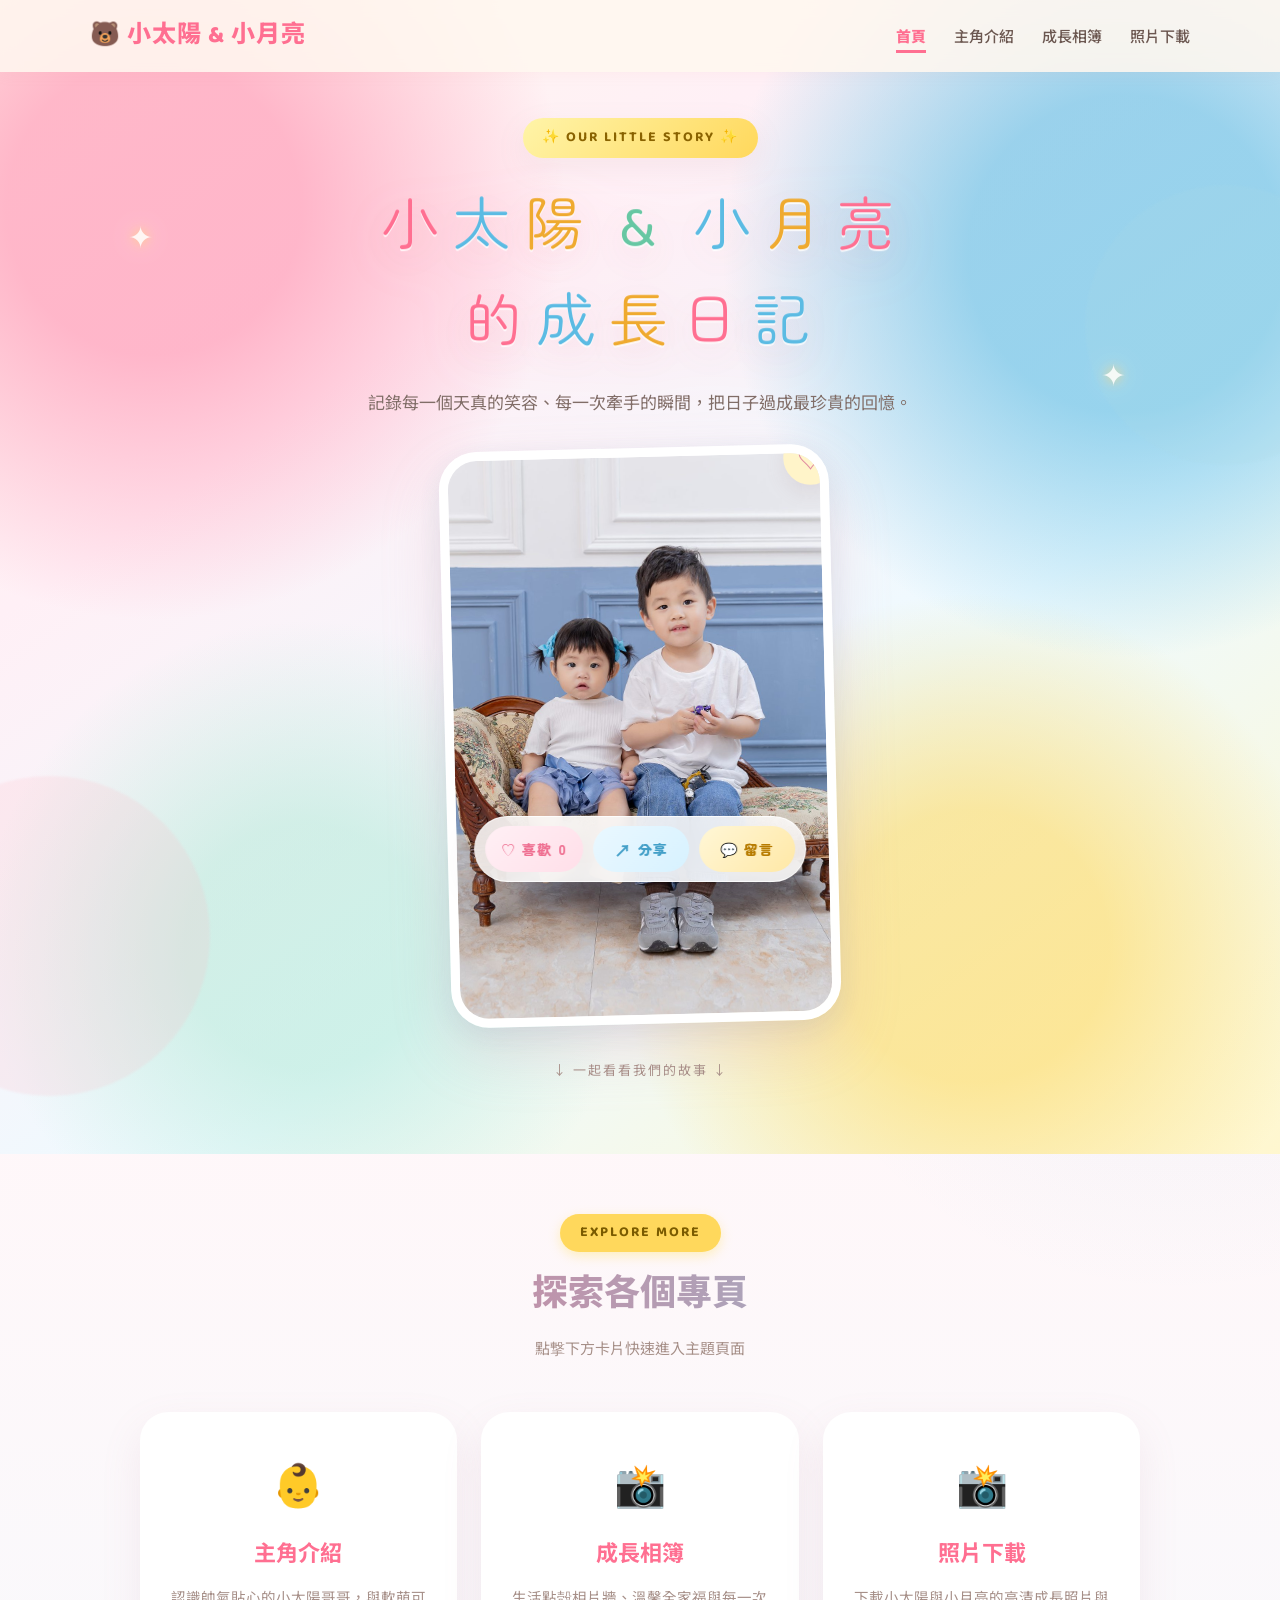
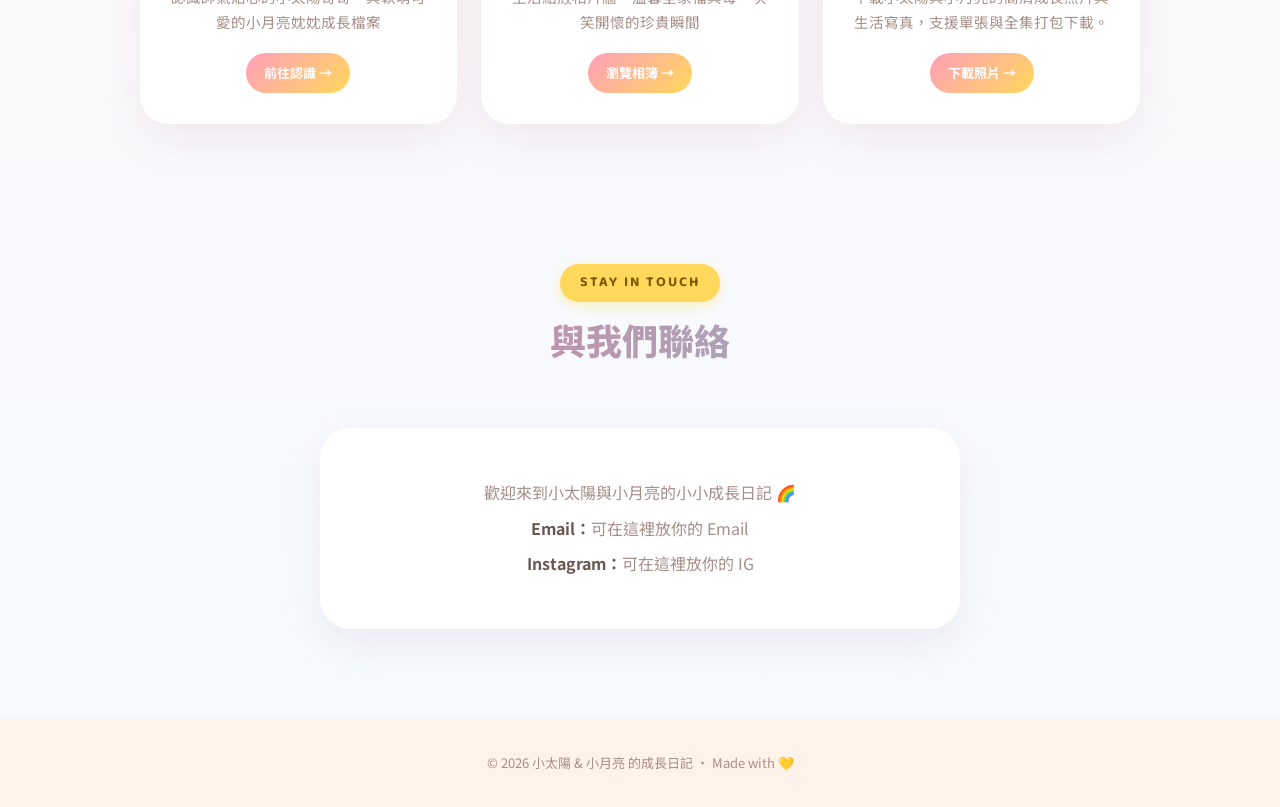
<file: index.html>
﻿<!DOCTYPE html>
<html lang="zh-Hant">
<head>
<meta charset="utf-8"/>
<meta content="width=device-width, initial-scale=1.0" name="viewport"/>
<title>&#x9996;&#x9801; - &#x5C0F;&#x592A;&#x967D; &amp; &#x5C0F;&#x6708;&#x4EAE; &#x7684;&#x6210;&#x9577;&#x65E5;&#x8A18;</title>
<link href="https://fonts.googleapis.com" rel="preconnect"/>
<link href="https://fonts.googleapis.com/css2?family=Baloo+2:wght@500;700;800&amp;family=Noto+Sans+TC:wght@400;500;700&amp;family=Noto+Serif+TC:wght@500;700&amp;family=Zen+Maru+Gothic:wght@500;700;900&amp;display=swap" rel="stylesheet"/>
<link rel="stylesheet" href="style.css"/>
</head>
<body>
<nav>
<div class="brand"><a href="index.html" style="text-decoration:none;color:inherit;display:flex;align-items:center;gap:6px;">&#x1F43B; &#x5C0F;&#x592A;&#x967D; &amp; &#x5C0F;&#x6708;&#x4EAE;</a></div>
<div class="links">
<a href="index.html" class="active">&#x9996;&#x9801;</a>
<a href="about.html" class="">&#x4E3B;&#x89D2;&#x4ECB;&#x7D39;</a>
<a href="gallery.html" class="">&#x6210;&#x9577;&#x76F8;&#x7C3F;</a>
<a href="download.html" class="">&#x7167;&#x7247;&#x4E0B;&#x8F09;</a>
</div>
<a href="download.html" class="nav-download-btn mobile-only">&#x1F4F8; &#x7167;&#x7247;&#x4E0B;&#x8F09;</a>
</nav>
<header class="hero">
<div class="hero-bg"></div>
<div class="hero-inner">
<span class="tag">✨ OUR LITTLE STORY ✨</span>
<h1 aria-label="小太陽 &amp; 小月亮 的成長日記" class="hero-title">
<span class="title-line">
<span class="char" style="--i:0">小</span><span class="char" style="--i:1">太</span><span class="char" style="--i:2">陽</span>
<span class="amp char" style="--i:3">&amp;</span>
<span class="char" style="--i:4">小</span><span class="char" style="--i:5">月</span><span class="char" style="--i:6">亮</span>
</span>
<span class="title-line second">
<span class="char" style="--i:7">的</span><span class="char" style="--i:8">成</span><span class="char" style="--i:9">長</span><span class="char" style="--i:10">日</span><span class="char" style="--i:11">記</span>
</span>
</h1>
<p>記錄每一個天真的笑容、每一次牽手的瞬間，把日子過成最珍貴的回憶。</p>
<div class="hero-photo">
<div class="frame"><img alt="小太陽與小月亮" id="img-siblings" src="[data-uri]"/></div>
</div>
<div class="scroll-cue">↓ 一起看看我們的故事 ↓</div>
</div>
</header>
<section style="padding:60px 7% 40px;max-width:1180px;margin:auto;">
  <div class="section-title">
    <span class="tag">EXPLORE MORE</span>
    <h2>&#x63A2;&#x7D22;&#x5404;&#x500B;&#x5C08;&#x9801;</h2>
    <p>&#x9EDE;&#x6483;&#x4E0B;&#x65B9;&#x5361;&#x7247;&#x5FEB;&#x901F;&#x9032;&#x5165;&#x4E3B;&#x984C;&#x9801;&#x9762;</p>
  </div>
  <div class="home-nav-grid">
    <a href="about.html" class="home-nav-card">
      <div class="card-icon">&#x1F476;</div>
      <h3>&#x4E3B;&#x89D2;&#x4ECB;&#x7D39;</h3>
      <p>&#x8A8D;&#x8B58;&#x5E25;&#x6C23;&#x8CBC;&#x5FC3;&#x7684;&#x5C0F;&#x592A;&#x967D;&#x54E5;&#x54E5;&#xFF0C;&#x8207;&#x8EDF;&#x840C;&#x53EF;&#x611B;&#x7684;&#x5C0F;&#x6708;&#x4EAE;&#x5989;&#x5989;&#x6210;&#x9577;&#x6A94;&#x6848;</p>
      <span class="card-btn">&#x524D;&#x5F80;&#x8A8D;&#x8B58; &rarr;</span>
    </a>
    <a href="gallery.html" class="home-nav-card">
      <div class="card-icon">&#x1F4F8;</div>
      <h3>&#x6210;&#x9577;&#x76F8;&#x7C3F;</h3>
      <p>&#x751F;&#x6D3B;&#x9EDE;&#x6BBB;&#x76F8;&#x7247;&#x7246;&#x3001;&#x6EAB;&#x99A8;&#x5168;&#x5BB6;&#x798F;&#x8207;&#x6BCF;&#x4E00;&#x6B21;&#x7B11;&#x958B;&#x61F7;&#x7684;&#x73CD;&#x8CB4;&#x77AC;&#x9593;</p>
      <span class="card-btn">&#x700F;&#x89BD;&#x76F8;&#x7C3F; &rarr;</span>
    </a>
    <a href="download.html" class="home-nav-card">
      <div class="card-icon">&#x1F4F8;</div>
      <h3>&#x7167;&#x7247;&#x4E0B;&#x8F09;</h3>
      <p>&#x4E0B;&#x8F09;&#x5C0F;&#x592A;&#x967D;&#x8207;&#x5C0F;&#x6708;&#x4EAE;&#x7684;&#x9AD8;&#x6E05;&#x6210;&#x9577;&#x7167;&#x7247;&#x8207;&#x751F;&#x6D3B;&#x5BEB;&#x771F;&#xFF0C;&#x652F;&#x63F4;&#x55AE;&#x5F35;&#x8207;&#x5168;&#x96C6;&#x6253;&#x5305;&#x4E0B;&#x8F09;&#x3002;</p>
      <span class="card-btn">&#x4E0B;&#x8F09;&#x7167;&#x7247; &rarr;</span>
    </a>
  </div>
</section>
<section class="contact" id="contact">
<div class="section-title">
<span class="tag">STAY IN TOUCH</span>
<h2>與我們聯絡</h2>
</div>
<div class="contact-box">
<p>歡迎來到小太陽與小月亮的小小成長日記 🌈</p>
<p><strong>Email：</strong>可在這裡放你的 Email</p>
<p><strong>Instagram：</strong>可在這裡放你的 IG</p>
</div>
</section>
<div aria-label="行動按鈕" class="engagement-actions">
<button aria-label="喜歡" class="action-btn like-btn" id="likeBtn" type="button">
<span>♡</span><span>喜歡</span><span id="likeCount">0</span>
</button>
<button aria-label="分享" class="share-fab" id="shareBtn" type="button">
<span class="share-icon">↗</span><span>分享</span>
</button>
<button aria-label="留言" class="action-btn comment-btn" id="commentBtn" type="button">
<span>💬</span><span>留言</span>
</button>
</div>
<div aria-hidden="true" class="comment-panel" id="commentPanel">
<div aria-labelledby="commentTitle" aria-modal="true" class="comment-dialog" role="dialog">
<h3 id="commentTitle">留下祝福 💛</h3>
<p class="helper">寫下一句想對小太陽 &amp; 小月亮說的話。</p>
<textarea id="commentInput" maxlength="300" placeholder="輸入你的留言…"></textarea>
<div class="comment-tools">
<button class="cancel-comment" id="cancelComment" type="button">取消</button>
<button class="submit-comment" id="submitComment" type="button">送出留言</button>
</div>
<div class="comments-list" id="commentsList"></div>
</div>
</div>
<div aria-live="polite" class="share-toast" id="shareToast" role="status">連結已複製</div>
<footer>© 2026 小太陽 &amp; 小月亮 的成長日記 · Made with 💛</footer>
<script>
(function(){
  const btn = document.getElementById('shareBtn');
  const toast = document.getElementById('shareToast');

  function showToast(message){
    toast.textContent = message;
    toast.classList.add('show');
    clearTimeout(window.__shareToastTimer);
    window.__shareToastTimer = setTimeout(() => {
      toast.classList.remove('show');
    }, 1800);
  }

  btn.addEventListener('click', async () => {
    const shareData = {
      title: '小太陽 & 小月亮 的成長日記',
      text: '一起看看小太陽 & 小月亮的成長日記 ♡',
      url: window.location.href
    };

    try{
      if(navigator.share){
        await navigator.share(shareData);
      }else if(navigator.clipboard){
        await navigator.clipboard.writeText(window.location.href);
        showToast('連結已複製');
      }else{
        const input = document.createElement('input');
        input.value = window.location.href;
        document.body.appendChild(input);
        input.select();
        document.execCommand('copy');
        input.remove();
        showToast('連結已複製');
      }
    }catch(err){
      if(err && err.name !== 'AbortError'){
        showToast('可複製網址後分享');
      }
    }
  });
})();
</script>
<script>
(function(){
  const likeBtn = document.getElementById('likeBtn');
  const likeCount = document.getElementById('likeCount');
  const commentBtn = document.getElementById('commentBtn');
  const panel = document.getElementById('commentPanel');
  const input = document.getElementById('commentInput');
  const cancelBtn = document.getElementById('cancelComment');
  const submitBtn = document.getElementById('submitComment');
  const list = document.getElementById('commentsList');

  let liked = localStorage.getItem('kidsSiteLiked') === '1';
  let count = Number(localStorage.getItem('kidsSiteLikeCount') || 0);
  let comments = [];
  try{
    comments = JSON.parse(localStorage.getItem('kidsSiteComments') || '[]');
  }catch(e){ comments = []; }

  function renderLike(){
    likeCount.textContent = count;
    likeBtn.classList.toggle('liked', liked);
    const icon = likeBtn.querySelector('span:first-child');
    if(icon) icon.textContent = liked ? '♥' : '♡';
  }

  function renderComments(){
    list.innerHTML = '';
    comments.slice().reverse().forEach(item => {
      const card = document.createElement('div');
      card.className = 'comment-item';

      const meta = document.createElement('div');
      meta.className = 'meta';
      meta.textContent = item.time;

      const text = document.createElement('div');
      text.className = 'text';
      text.textContent = item.text;

      card.appendChild(meta);
      card.appendChild(text);
      list.appendChild(card);
    });
  }

  likeBtn.addEventListener('click', () => {
    liked = !liked;
    count = Math.max(0, count + (liked ? 1 : -1));
    localStorage.setItem('kidsSiteLiked', liked ? '1' : '0');
    localStorage.setItem('kidsSiteLikeCount', String(count));
    renderLike();
  });

  function openPanel(){
    panel.classList.add('open');
    panel.setAttribute('aria-hidden','false');
    renderComments();
    setTimeout(() => input.focus(), 100);
  }
  function closePanel(){
    panel.classList.remove('open');
    panel.setAttribute('aria-hidden','true');
  }

  commentBtn.addEventListener('click', openPanel);
  cancelBtn.addEventListener('click', closePanel);
  panel.addEventListener('click', e => {
    if(e.target === panel) closePanel();
  });

  submitBtn.addEventListener('click', () => {
    const text = input.value.trim();
    if(!text) return;
    comments.push({
      text,
      time:new Date().toLocaleString('zh-TW', {
        year:'numeric', month:'2-digit', day:'2-digit',
        hour:'2-digit', minute:'2-digit'
      })
    });
    localStorage.setItem('kidsSiteComments', JSON.stringify(comments));
    input.value = '';
    renderComments();
  });

  renderLike();
})();
</script>
</body>
</html>
<!-- M2-2²�� -->
</file>
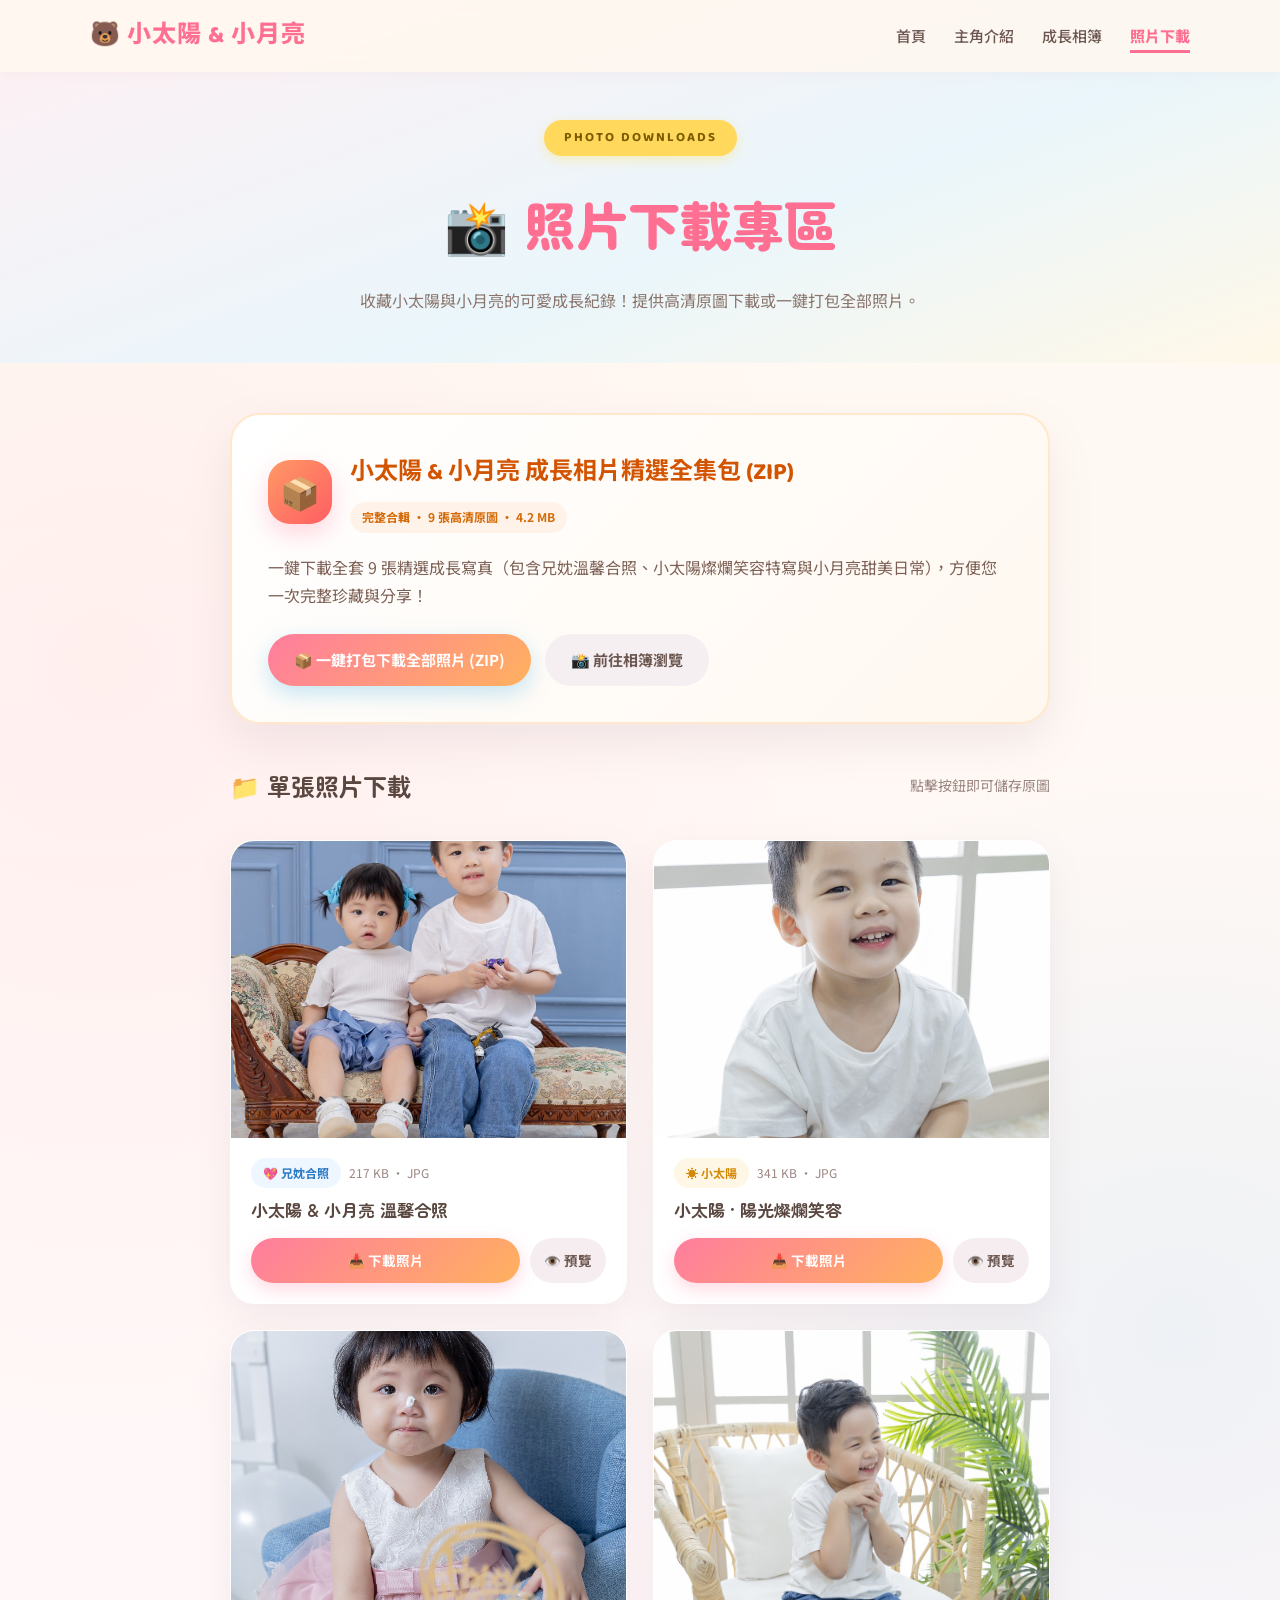
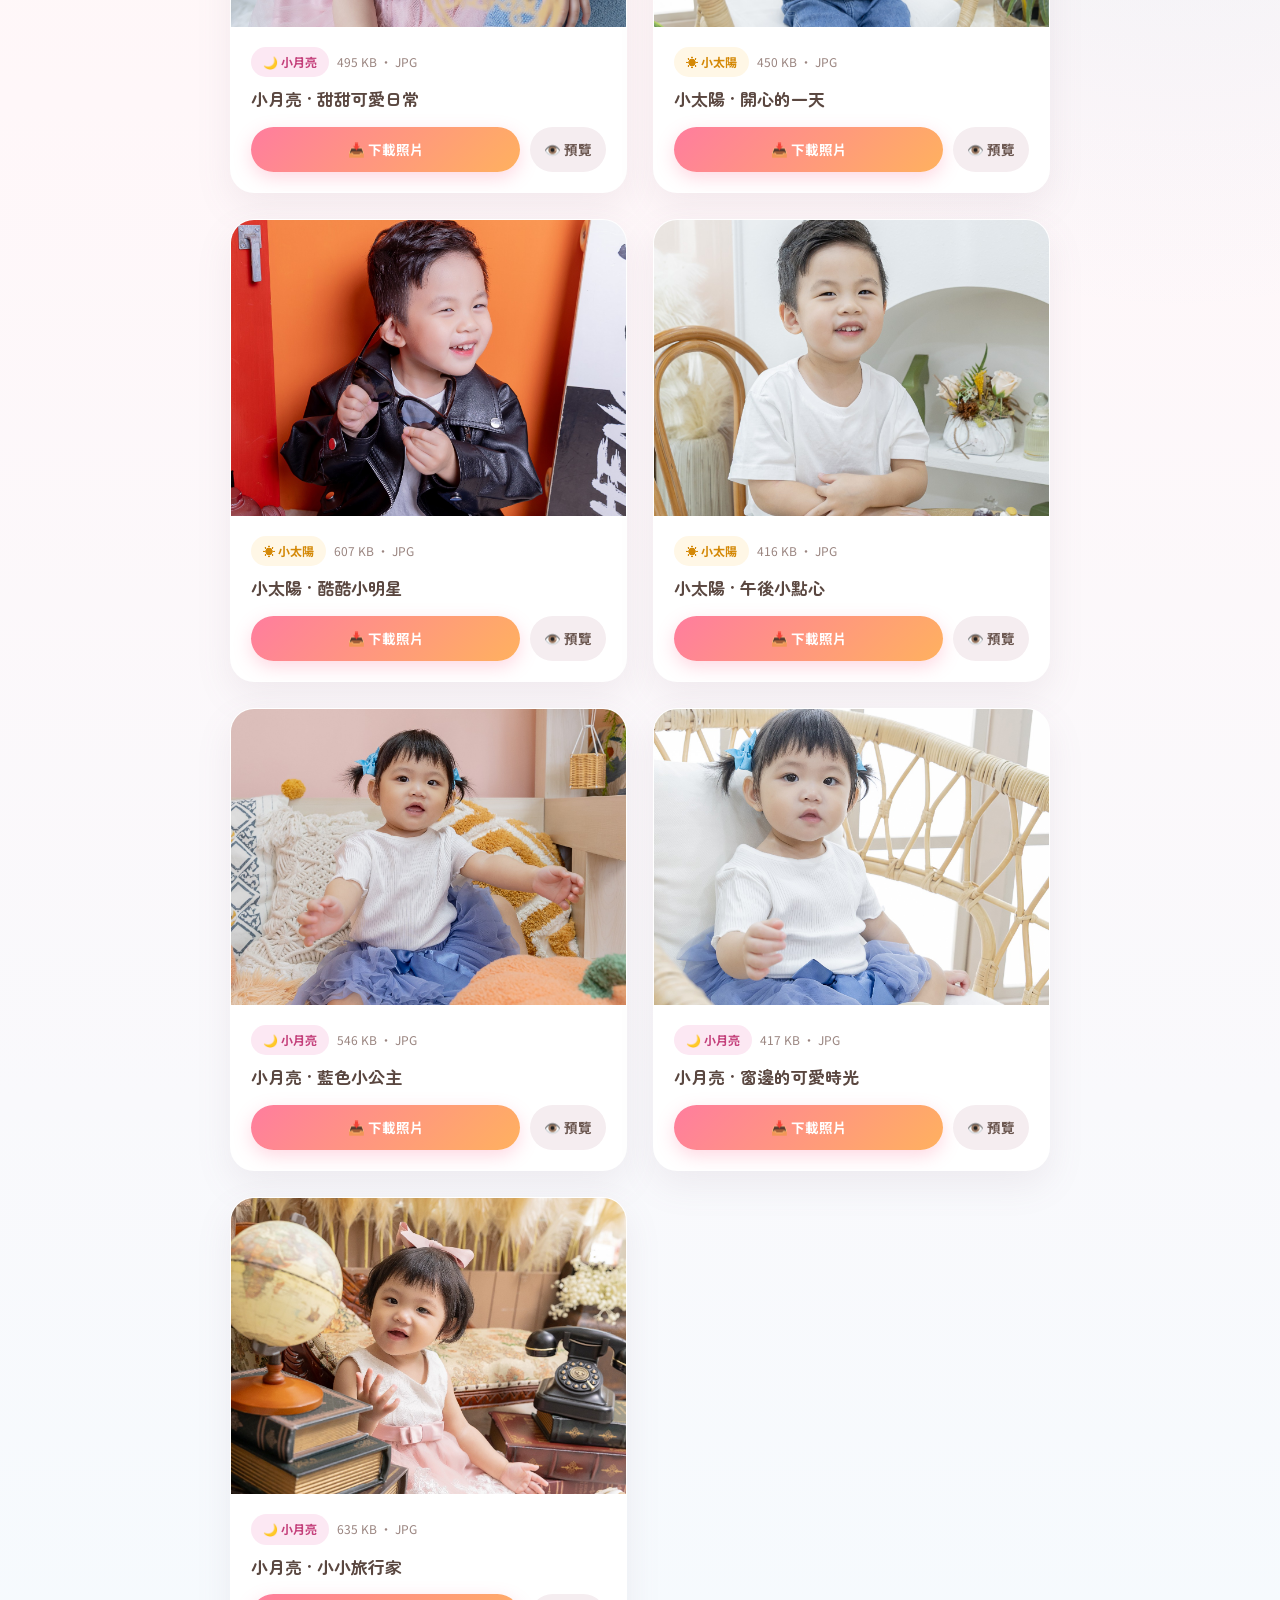
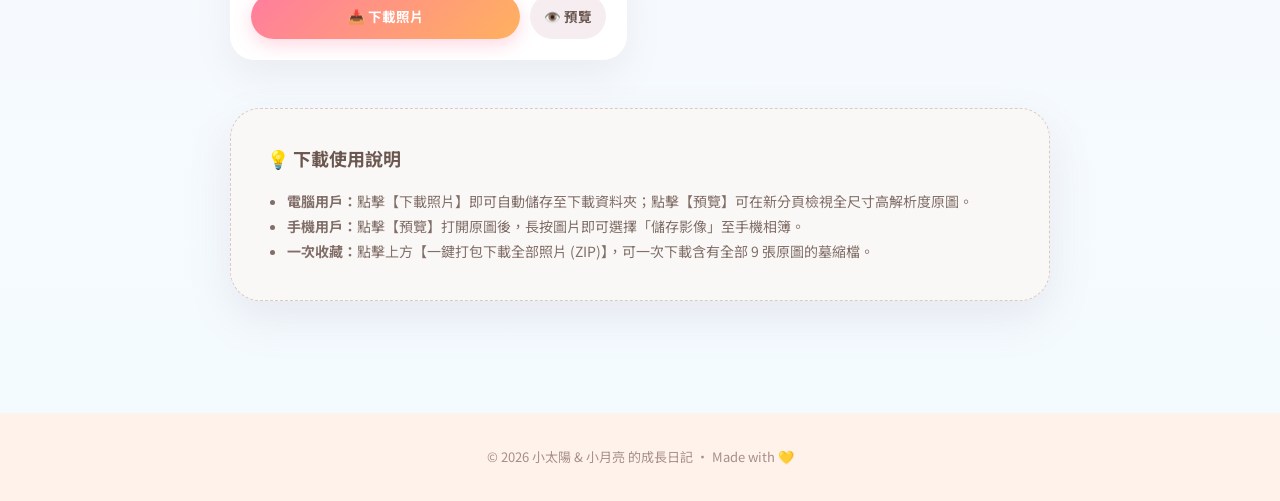
<file: download.html>
﻿<!DOCTYPE html>
<html lang="zh-Hant">
<head>
<meta charset="utf-8"/>
<meta content="width=device-width, initial-scale=1.0" name="viewport"/>
<title>&#x7167;&#x7247;&#x4E0B;&#x8F09; - &#x5C0F;&#x592A;&#x967D; &amp; &#x5C0F;&#x6708;&#x4EAE; &#x7684;&#x6210;&#x9577;&#x65E5;&#x8A18;</title>
<link href="https://fonts.googleapis.com" rel="preconnect"/>
<link href="https://fonts.googleapis.com/css2?family=Baloo+2:wght@500;700;800&amp;family=Noto+Sans+TC:wght@400;500;700&amp;family=Noto+Serif+TC:wght@500;700&amp;family=Zen+Maru+Gothic:wght@500;700;900&amp;display=swap" rel="stylesheet"/>
<link rel="stylesheet" href="style.css"/>
</head>
<body>
<nav>
<div class="brand"><a href="index.html" style="text-decoration:none;color:inherit;display:flex;align-items:center;gap:6px;">&#x1F43B; &#x5C0F;&#x592A;&#x967D; &amp; &#x5C0F;&#x6708;&#x4EAE;</a></div>
<div class="links">
<a href="index.html" class="">&#x9996;&#x9801;</a>
<a href="about.html" class="">&#x4E3B;&#x89D2;&#x4ECB;&#x7D39;</a>
<a href="gallery.html" class="">&#x6210;&#x9577;&#x76F8;&#x7C3F;</a>
<a href="download.html" class="active">&#x7167;&#x7247;&#x4E0B;&#x8F09;</a>
</div>
<a href="download.html" class="nav-download-btn mobile-only">&#x1F4F8; &#x7167;&#x7247;&#x4E0B;&#x8F09;</a>
</nav>

<header class="page-banner">
  <span class="tag">PHOTO DOWNLOADS</span>
  <h1>&#x1F4F8; &#x7167;&#x7247;&#x4E0B;&#x8F09;&#x5C08;&#x5340;</h1>
  <p>&#x6536;&#x85CF;&#x5C0F;&#x592A;&#x967D;&#x8207;&#x5C0F;&#x6708;&#x4EAE;&#x7684;&#x53EF;&#x611B;&#x6210;&#x9577;&#x7D00;&#x9304;&#xFF01;&#x63D0;&#x4F9B;&#x9AD8;&#x6E05;&#x539F;&#x5716;&#x4E0B;&#x8F09;&#x6216;&#x4E00;&#x9375;&#x6253;&#x5305;&#x5168;&#x90E8;&#x7167;&#x7247;&#x3002;</p>
</header>

<section class="download-section">

  <!-- Pack Download Card -->
  <div class="dl-card" style="background:linear-gradient(135deg,#ffffff,#fff8f0);border:2px solid #ffe8cc;">
    <div class="dl-card-header">
      <div class="dl-card-icon" style="background:linear-gradient(135deg,#ff9966,#ff5e62);">&#x1F4E6;</div>
      <div class="dl-card-title">
        <h3 style="color:#d35400;">&#x5C0F;&#x592A;&#x967D; &amp; &#x5C0F;&#x6708;&#x4EAE; &#x6210;&#x9577;&#x76F8;&#x7247;&#x7CBE;&#x9078;&#x5168;&#x96C6;&#x5305; (ZIP)</h3>
        <span class="badge" style="background:#fff2e8;color:#d46b08;">&#x5B8C;&#x6574;&#x5408;&#x8F2F; &middot; 9 &#x5F35;&#x9AD8;&#x6E05;&#x539F;&#x5716; &middot; 4.2 MB</span>
      </div>
    </div>
    <p style="color:#7d6055;line-height:1.8;margin:0 0 20px;">
      &#x4E00;&#x9375;&#x4E0B;&#x8F09;&#x5168;&#x5957; 9 &#x5F35;&#x7CBE;&#x9078;&#x6210;&#x9577;&#x5BEB;&#x771F;&#xFF08;&#x5305;&#x542B;&#x5144;&#x5989;&#x6EAB;&#x99A8;&#x5408;&#x7167;&#x3001;&#x5C0F;&#x592A;&#x967D;&#x71E6;&#x721B;&#x7B11;&#x5BB9;&#x7279;&#x5BEB;&#x8207;&#x5C0F;&#x6708;&#x4EAE;&#x751C;&#x7F8E;&#x65E5;&#x5E38;&#xFF09;&#xFF0C;&#x65B9;&#x4FBF;&#x60A8;&#x4E00;&#x6B21;&#x5B8C;&#x6574;&#x73CD;&#x85CF;&#x8207;&#x5206;&#x4EAB;&#xFF01;
    </p>
    <div class="dl-actions">
      <a href="photos/all_photos.zip" download="&#x5C0F;&#x592A;&#x967D;&#x8207;&#x5C0F;&#x6708;&#x4EAE;_&#x6210;&#x9577;&#x76F8;&#x7247;&#x5168;&#x96C6;.zip" class="dl-btn dl-btn-primary" style="background:linear-gradient(135deg,#ff7d9e,#ffb15f);">
        <span>&#x1F4E6; &#x4E00;&#x9375;&#x6253;&#x5305;&#x4E0B;&#x8F09;&#x5168;&#x90E8;&#x7167;&#x7247; (ZIP)</span>
      </a>
      <a href="gallery.html" class="dl-btn dl-btn-secondary">
        <span>&#x1F4F8; &#x524D;&#x5F80;&#x76F8;&#x7C3F;&#x700F;&#x89BD;</span>
      </a>
    </div>
  </div>

  <!-- Individual Photos Grid -->
  <div style="display:flex;align-items:center;justify-content:space-between;margin:40px 0 16px;">
    <h2 style="font-family:'Zen Maru Gothic','Noto Sans TC',sans-serif;font-size:24px;color:#5a4740;margin:0;">
      &#x1F4C1; &#x55AE;&#x5F35;&#x7167;&#x7247;&#x4E0B;&#x8F09;
    </h2>
    <span style="color:#9a8580;font-size:14px;">&#x9EDE;&#x64CA;&#x6309;&#x9215;&#x5373;&#x53EF;&#x5132;&#x5B58;&#x539F;&#x5716;</span>
  </div>

  <div class="photo-dl-grid">

    <!-- Card: Hero -->
    <div class="photo-dl-card">
      <div class="photo-dl-thumb">
        <img src="photos/photo_hero.jpg" alt="撠云?質?撠?鈭??此皞恍成?" loading="lazy"/>
      </div>
      <div class="photo-dl-body">
        <div>
          <div class="photo-dl-badge-wrap">
            <span class="photo-badge badge-family">&#x1F496; &#x5144;&#x5989;&#x5408;&#x7167;</span>
            <span class="photo-size-tag">217 KB &middot; JPG</span>
          </div>
          <h4>&#x5C0F;&#x592A;&#x967D; &amp; &#x5C0F;&#x6708;&#x4EAE; &#x6EAB;&#x99A8;&#x5408;&#x7167;</h4>
        </div>
        <div class="photo-dl-actions">
          <a href="photos/photo_hero.jpg" download="&#x5C0F;&#x592A;&#x967D;&#x8207;&#x5C0F;&#x6708;&#x4EAE;_&#x6EAB;&#x99A8;&#x5408;&#x7167;.jpg" class="btn-photo-dl">
            <span>&#x1F4E5; &#x4E0B;&#x8F09;&#x7167;&#x7247;</span>
          </a>
          <a href="photos/photo_hero.jpg" target="_blank" class="btn-photo-view" title="?亦?憭批?">&#x1F441;&#xFE0F; &#x9810;&#x89BD;</a>
        </div>
      </div>
    </div>

    <!-- Card 1 -->
    <div class="photo-dl-card">
      <div class="photo-dl-thumb">
        <img src="photos/photo_01.jpg" alt="撠云???賢?蝚捆" loading="lazy"/>
      </div>
      <div class="photo-dl-body">
        <div>
          <div class="photo-dl-badge-wrap">
            <span class="photo-badge badge-sun">&#x2600;&#xFE0F; &#x5C0F;&#x592A;&#x967D;</span>
            <span class="photo-size-tag">341 KB &middot; JPG</span>
          </div>
          <h4>&#x5C0F;&#x592A;&#x967D; &middot; &#x967D;&#x5149;&#x71E6;&#x721B;&#x7B11;&#x5BB9;</h4>
        </div>
        <div class="photo-dl-actions">
          <a href="photos/photo_01.jpg" download="&#x5C0F;&#x592A;&#x967D;_&#x967D;&#x5149;&#x71E6;&#x721B;&#x7B11;&#x5BB9;.jpg" class="btn-photo-dl">
            <span>&#x1F4E5; &#x4E0B;&#x8F09;&#x7167;&#x7247;</span>
          </a>
          <a href="photos/photo_01.jpg" target="_blank" class="btn-photo-view" title="?亦?憭批?">&#x1F441;&#xFE0F; &#x9810;&#x89BD;</a>
        </div>
      </div>
    </div>

    <!-- Card 2 -->
    <div class="photo-dl-card">
      <div class="photo-dl-thumb">
        <img src="photos/photo_02.jpg" alt="撠?鈭????亙虜" loading="lazy"/>
      </div>
      <div class="photo-dl-body">
        <div>
          <div class="photo-dl-badge-wrap">
            <span class="photo-badge badge-moon">&#x1F319; &#x5C0F;&#x6708;&#x4EAE;</span>
            <span class="photo-size-tag">495 KB &middot; JPG</span>
          </div>
          <h4>&#x5C0F;&#x6708;&#x4EAE; &middot; &#x751C;&#x751C;&#x53EF;&#x611B;&#x65E5;&#x5E38;</h4>
        </div>
        <div class="photo-dl-actions">
          <a href="photos/photo_02.jpg" download="&#x5C0F;&#x6708;&#x4EAE;_&#x751C;&#x751C;&#x53EF;&#x611B;&#x65E5;&#x5E38;.jpg" class="btn-photo-dl">
            <span>&#x1F4E5; &#x4E0B;&#x8F09;&#x7167;&#x7247;</span>
          </a>
          <a href="photos/photo_02.jpg" target="_blank" class="btn-photo-view" title="?亦?憭批?">&#x1F441;&#xFE0F; &#x9810;&#x89BD;</a>
        </div>
      </div>
    </div>

    <!-- Card 3 -->
    <div class="photo-dl-card">
      <div class="photo-dl-thumb">
        <img src="photos/photo_03.jpg" alt="撠云??????憭? loading="lazy"/>
      </div>
      <div class="photo-dl-body">
        <div>
          <div class="photo-dl-badge-wrap">
            <span class="photo-badge badge-sun">&#x2600;&#xFE0F; &#x5C0F;&#x592A;&#x967D;</span>
            <span class="photo-size-tag">450 KB &middot; JPG</span>
          </div>
          <h4>&#x5C0F;&#x592A;&#x967D; &middot; &#x958B;&#x5FC3;&#x7684;&#x4E00;&#x5929;</h4>
        </div>
        <div class="photo-dl-actions">
          <a href="photos/photo_03.jpg" download="&#x5C0F;&#x592A;&#x967D;_&#x958B;&#x5FC3;&#x7684;&#x4E00;&#x5929;.jpg" class="btn-photo-dl">
            <span>&#x1F4E5; &#x4E0B;&#x8F09;&#x7167;&#x7247;</span>
          </a>
          <a href="photos/photo_03.jpg" target="_blank" class="btn-photo-view" title="?亦?憭批?">&#x1F441;&#xFE0F; &#x9810;&#x89BD;</a>
        </div>
      </div>
    </div>

    <!-- Card 4 -->
    <div class="photo-dl-card">
      <div class="photo-dl-thumb">
        <img src="photos/photo_04.jpg" alt="撠云???琿撠??? loading="lazy"/>
      </div>
      <div class="photo-dl-body">
        <div>
          <div class="photo-dl-badge-wrap">
            <span class="photo-badge badge-sun">&#x2600;&#xFE0F; &#x5C0F;&#x592A;&#x967D;</span>
            <span class="photo-size-tag">607 KB &middot; JPG</span>
          </div>
          <h4>&#x5C0F;&#x592A;&#x967D; &middot; &#x9177;&#x9177;&#x5C0F;&#x660E;&#x661F;</h4>
        </div>
        <div class="photo-dl-actions">
          <a href="photos/photo_04.jpg" download="&#x5C0F;&#x592A;&#x967D;_&#x9177;&#x9177;&#x5C0F;&#x660E;&#x661F;.jpg" class="btn-photo-dl">
            <span>&#x1F4E5; &#x4E0B;&#x8F09;&#x7167;&#x7247;</span>
          </a>
          <a href="photos/photo_04.jpg" target="_blank" class="btn-photo-view" title="?亦?憭批?">&#x1F441;&#xFE0F; &#x9810;&#x89BD;</a>
        </div>
      </div>
    </div>

    <!-- Card 5 -->
    <div class="photo-dl-card">
      <div class="photo-dl-thumb">
        <img src="photos/photo_05.jpg" alt="撠云????撠?敹? loading="lazy"/>
      </div>
      <div class="photo-dl-body">
        <div>
          <div class="photo-dl-badge-wrap">
            <span class="photo-badge badge-sun">&#x2600;&#xFE0F; &#x5C0F;&#x592A;&#x967D;</span>
            <span class="photo-size-tag">416 KB &middot; JPG</span>
          </div>
          <h4>&#x5C0F;&#x592A;&#x967D; &middot; &#x5348;&#x5F8C;&#x5C0F;&#x9EDE;&#x5FC3;</h4>
        </div>
        <div class="photo-dl-actions">
          <a href="photos/photo_05.jpg" download="&#x5C0F;&#x592A;&#x967D;_&#x5348;&#x5F8C;&#x5C0F;&#x9EDE;&#x5FC3;.jpg" class="btn-photo-dl">
            <span>&#x1F4E5; &#x4E0B;&#x8F09;&#x7167;&#x7247;</span>
          </a>
          <a href="photos/photo_05.jpg" target="_blank" class="btn-photo-view" title="?亦?憭批?">&#x1F441;&#xFE0F; &#x9810;&#x89BD;</a>
        </div>
      </div>
    </div>

    <!-- Card 6 -->
    <div class="photo-dl-card">
      <div class="photo-dl-thumb">
        <img src="photos/photo_06.jpg" alt="撠?鈭??撠銝? loading="lazy"/>
      </div>
      <div class="photo-dl-body">
        <div>
          <div class="photo-dl-badge-wrap">
            <span class="photo-badge badge-moon">&#x1F319; &#x5C0F;&#x6708;&#x4EAE;</span>
            <span class="photo-size-tag">546 KB &middot; JPG</span>
          </div>
          <h4>&#x5C0F;&#x6708;&#x4EAE; &middot; &#x85CD;&#x8272;&#x5C0F;&#x516C;&#x4E3B;</h4>
        </div>
        <div class="photo-dl-actions">
          <a href="photos/photo_06.jpg" download="&#x5C0F;&#x6708;&#x4EAE;_&#x85CD;&#x8272;&#x5C0F;&#x516C;&#x4E3B;.jpg" class="btn-photo-dl">
            <span>&#x1F4E5; &#x4E0B;&#x8F09;&#x7167;&#x7247;</span>
          </a>
          <a href="photos/photo_06.jpg" target="_blank" class="btn-photo-view" title="?亦?憭批?">&#x1F441;&#xFE0F; &#x9810;&#x89BD;</a>
        </div>
      </div>
    </div>

    <!-- Card 7 -->
    <div class="photo-dl-card">
      <div class="photo-dl-thumb">
        <img src="photos/photo_07.jpg" alt="撠?鈭?蝒?????? loading="lazy"/>
      </div>
      <div class="photo-dl-body">
        <div>
          <div class="photo-dl-badge-wrap">
            <span class="photo-badge badge-moon">&#x1F319; &#x5C0F;&#x6708;&#x4EAE;</span>
            <span class="photo-size-tag">417 KB &middot; JPG</span>
          </div>
          <h4>&#x5C0F;&#x6708;&#x4EAE; &middot; &#x7A97;&#x908A;&#x7684;&#x53EF;&#x611B;&#x6642;&#x5149;</h4>
        </div>
        <div class="photo-dl-actions">
          <a href="photos/photo_07.jpg" download="&#x5C0F;&#x6708;&#x4EAE;_&#x7A97;&#x908A;&#x53EF;&#x611B;&#x6642;&#x5149;.jpg" class="btn-photo-dl">
            <span>&#x1F4E5; &#x4E0B;&#x8F09;&#x7167;&#x7247;</span>
          </a>
          <a href="photos/photo_07.jpg" target="_blank" class="btn-photo-view" title="?亦?憭批?">&#x1F441;&#xFE0F; &#x9810;&#x89BD;</a>
        </div>
      </div>
    </div>

    <!-- Card 8 -->
    <div class="photo-dl-card">
      <div class="photo-dl-thumb">
        <img src="photos/photo_08.jpg" alt="撠?鈭?撠???摰? loading="lazy"/>
      </div>
      <div class="photo-dl-body">
        <div>
          <div class="photo-dl-badge-wrap">
            <span class="photo-badge badge-moon">&#x1F319; &#x5C0F;&#x6708;&#x4EAE;</span>
            <span class="photo-size-tag">635 KB &middot; JPG</span>
          </div>
          <h4>&#x5C0F;&#x6708;&#x4EAE; &middot; &#x5C0F;&#x5C0F;&#x65C5;&#x884C;&#x5BB6;</h4>
        </div>
        <div class="photo-dl-actions">
          <a href="photos/photo_08.jpg" download="&#x5C0F;&#x6708;&#x4EAE;_&#x5C0F;&#x5C0F;&#x65C5;&#x884C;&#x5BB6;.jpg" class="btn-photo-dl">
            <span>&#x1F4E5; &#x4E0B;&#x8F09;&#x7167;&#x7247;</span>
          </a>
          <a href="photos/photo_08.jpg" target="_blank" class="btn-photo-view" title="?亦?憭批?">&#x1F441;&#xFE0F; &#x9810;&#x89BD;</a>
        </div>
      </div>
    </div>

  </div>

  <!-- Download Tips Card -->
  <div class="dl-card" style="background:#faf8f6;border:1px dashed #d9cbc4;">
    <h3 style="font-size:18px;color:#6b5750;margin:0 0 10px;">&#x1F4A1; &#x4E0B;&#x8F09;&#x4F7F;&#x7528;&#x8AAA;&#x660E;</h3>
    <ul style="margin:0;padding-left:20px;color:#816e68;line-height:1.8;font-size:14px;">
      <li><strong>&#x96FB;&#x8166;&#x7528;&#x6236;&#xFF1A;</strong>&#x9EDE;&#x64CA;&#x3010;&#x4E0B;&#x8F09;&#x7167;&#x7247;&#x3011;&#x5373;&#x53EF;&#x81EA;&#x52D5;&#x5132;&#x5B58;&#x81F3;&#x4E0B;&#x8F09;&#x8CC7;&#x6599;&#x593E;&#xFF1B;&#x9EDE;&#x64CA;&#x3010;&#x9810;&#x89BD;&#x3011;&#x53EF;&#x5728;&#x65B0;&#x5206;&#x9801;&#x6AA2;&#x8996;&#x5168;&#x5C3A;&#x5BF8;&#x9AD8;&#x89E3;&#x6790;&#x5EA6;&#x539F;&#x5716;&#x3002;</li>
      <li><strong>&#x624B;&#x6A5F;&#x7528;&#x6236;&#xFF1A;</strong>&#x9EDE;&#x64CA;&#x3010;&#x9810;&#x89BD;&#x3011;&#x6253;&#x958B;&#x539F;&#x5716;&#x5F8C;&#xFF0C;&#x9577;&#x6309;&#x5716;&#x7247;&#x5373;&#x53EF;&#x9078;&#x64C7;&#x300C;&#x5132;&#x5B58;&#x5F71;&#x50CF;&#x300D;&#x81F3;&#x624B;&#x6A5F;&#x76F8;&#x7C3F;&#x3002;</li>
      <li><strong>&#x4E00;&#x6B21;&#x6536;&#x85CF;&#xFF1A;</strong>&#x9EDE;&#x64CA;&#x4E0A;&#x65B9;&#x3010;&#x4E00;&#x9375;&#x6253;&#x5305;&#x4E0B;&#x8F09;&#x5168;&#x90E8;&#x7167;&#x7247; (ZIP)&#x3011;&#xFF0C;&#x53EF;&#x4E00;&#x6B21;&#x4E0B;&#x8F09;&#x542B;&#x6709;&#x5168;&#x90E8; 9 &#x5F35;&#x539F;&#x5716;&#x7684;&#x5893;&#x7E2E;&#x6A94;&#x3002;</li>
    </ul>
  </div>

</section>

<footer>&copy; 2026 &#x5C0F;&#x592A;&#x967D; &amp; &#x5C0F;&#x6708;&#x4EAE; &#x7684;&#x6210;&#x9577;&#x65E5;&#x8A18; &middot; Made with &#x1F49B;</footer>
</body>
</html>
</file>
<file: style.css>
﻿:root{
  --pink:#ff9fba;
  --pink-deep:#ff6f91;
  --blue:#9edcf3;
  --blue-deep:#5bbbe3;
  --cream:#fff8e9;
  --paper:#ffffff;
  --yellow:#ffd85c;
  --text:#6b5750;
  --muted:#a68f88;
  --brown:#8d6e63;
}
*{box-sizing:border-box}
body{margin:0;background:var(--cream);color:var(--text);font-family:"Noto Sans TC","Microsoft JhengHei",sans-serif;line-height:1.85;overflow-x:hidden}
h1,h2,h3,.brand,.tag{font-family:"Baloo 2","Noto Sans TC",sans-serif}

/* decorative blobs */
.blob{position:absolute;border-radius:50%;filter:blur(2px);opacity:.5;z-index:0}

nav{position:fixed;top:0;width:100%;z-index:50;background:rgba(255,248,240,.88);backdrop-filter:blur(10px);display:flex;justify-content:space-between;align-items:center;padding:14px 7%;box-shadow:0 2px 14px rgba(210,150,150,.08)}
.brand{font-size:24px;font-weight:800;color:var(--pink-deep);letter-spacing:1px;display:flex;align-items:center;gap:6px}
nav .links a{color:var(--text);text-decoration:none;margin-left:24px;font-size:15px;font-weight:500;transition:color .2s}
nav .links a:hover{color:var(--pink-deep)}
.nav-download-btn{display:inline-flex;align-items:center;gap:6px;background:linear-gradient(135deg,#ff7d9e,#ffb15f);color:#fff!important;padding:7px 16px;border-radius:999px;font-size:13.5px!important;font-weight:700!important;text-decoration:none;box-shadow:0 4px 14px rgba(255,125,158,.35);transition:transform .2s ease,box-shadow .2s ease;margin-left:14px}
.nav-download-btn:hover{transform:translateY(-2px);box-shadow:0 6px 18px rgba(255,125,158,.5);color:#fff!important}
.nav-download-btn.mobile-only{display:none}



@media(max-width:900px){.nav-download-btn.mobile-only{display:inline-flex;padding:6px 12px;font-size:12px!important;margin-left:auto}}

.hero{position:relative;min-height:100vh;display:flex;align-items:center;justify-content:center;text-align:center;overflow:hidden;padding:100px 20px 60px}
.hero-bg{position:absolute;inset:0;background:linear-gradient(160deg,#fff0f3,#eaf6fb 60%,#fff8e8)}
.hero-inner{position:relative;z-index:2;max-width:720px}
.tag{display:inline-block;background:var(--yellow);color:#7a5b00;padding:6px 20px;border-radius:30px;font-weight:700;font-size:14px;letter-spacing:2px;margin-bottom:18px;box-shadow:0 4px 12px rgba(255,224,102,.4)}
.hero h1{font-size:56px;color:var(--pink-deep);margin:6px 0 10px;font-weight:800;line-height:1.25}
.hero h1 span{color:var(--blue-deep)}
.hero p{font-size:18px;color:#8a746c;max-width:520px;margin:14px auto 34px}
.hero-photo{position:relative;z-index:2;margin-top:10px;display:flex;justify-content:center}
.hero-photo .frame{width:340px;border-radius:32px;overflow:hidden;box-shadow:0 22px 45px rgba(220,150,150,.35);border:8px solid #fff;transform:rotate(-2deg)}
.hero-photo img{width:100%;display:block}
.scroll-cue{margin-top:34px;font-size:13px;color:var(--muted);letter-spacing:2px}

section{padding:90px 7%;max-width:1180px;margin:auto;position:relative}
.section-title{text-align:center;margin-bottom:50px}
.section-title .tag{margin-bottom:10px}
.section-title h2{font-size:36px;color:var(--pink-deep);font-weight:800;margin:0 0 6px}
.section-title p{color:var(--muted);margin:0;font-size:15px}

/* About - two kids cards */
.kids-grid{display:grid;grid-template-columns:1fr 1fr;gap:36px}
.kid-card{background:var(--paper);border-radius:34px;padding:26px;text-align:center;box-shadow:0 16px 40px rgba(200,150,150,.14);position:relative;transition:transform .3s}
.kid-card:hover{transform:translateY(-6px)}
.kid-card .photo-wrap{border-radius:26px;overflow:hidden;height:340px;margin-bottom:20px;position:relative}
.kid-card .photo-wrap img{width:100%;height:100%;object-fit:cover;object-position:center 15%}
.kid-card.boy .photo-wrap{outline:6px solid #cfe8f3}
.kid-card.girl .photo-wrap{outline:6px solid #ffd3dd}
.kid-card h3{font-size:26px;margin:0 0 6px;color:var(--text);font-weight:700}
.kid-card .role{display:inline-block;font-size:13px;font-weight:700;padding:4px 16px;border-radius:20px;margin-bottom:10px}
.kid-card.boy .role{background:#e4f4fb;color:var(--blue-deep)}
.kid-card.girl .role{background:#fff0f4;color:var(--pink-deep)}
.kid-card p.desc{color:var(--muted);font-size:14.5px;margin:0;padding:0 6px}

/* Gallery masonry-ish */
.gallery-grid{display:grid;grid-template-columns:repeat(4,1fr);grid-auto-rows:160px;gap:16px}
.g-item{border-radius:22px;overflow:hidden;position:relative;box-shadow:0 10px 26px rgba(190,150,150,.16)}
.g-item img{width:100%;height:100%;object-fit:cover;display:block;transition:transform .5s}
.g-item:hover img{transform:scale(1.08)}
.g1{grid-column:span 2;grid-row:span 2}
.g2{grid-column:span 2;grid-row:span 1}
.g3{grid-column:span 1;grid-row:span 2}
.g4{grid-column:span 1;grid-row:span 1}
.g5{grid-column:span 2;grid-row:span 1}

/* Family section */
.family-wrap{display:grid;grid-template-columns:1.1fr 1fr;gap:30px;align-items:center}
.family-photo{border-radius:30px;overflow:hidden;box-shadow:0 20px 45px rgba(200,150,150,.2)}
.family-photo img{width:100%;display:block}
.family-photo.small{margin-top:24px;transform:translateX(20px)}
.family-text{padding:0 10px}
.family-text .tag{margin-bottom:14px}
.family-text h2{font-size:32px;color:var(--pink-deep);font-weight:800;margin:0 0 16px}
.family-text p{color:#8a746c;font-size:15.5px;margin-bottom:14px}

.quote-band{background:linear-gradient(120deg,var(--pink),var(--pink-deep));color:#fff;text-align:center;padding:70px 20px;position:relative;overflow:hidden}
.quote-band p{font-family:"Baloo 2",sans-serif;font-size:26px;max-width:640px;margin:auto;font-weight:700;line-height:1.6}
.quote-band .heart{font-size:30px;margin-bottom:14px;display:block}

.contact{text-align:center}
.contact-box{background:var(--paper);padding:44px;border-radius:30px;max-width:640px;margin:auto;box-shadow:0 16px 40px rgba(200,150,150,.14)}
.contact-box p{margin:6px 0;color:var(--muted)}
.contact-box strong{color:var(--text)}

footer{text-align:center;padding:32px;color:var(--muted);font-size:13px;background:#fff2ea}

@media(max-width:900px){
  .kids-grid{grid-template-columns:1fr}
  .gallery-grid{grid-template-columns:repeat(2,1fr);grid-auto-rows:150px}
  .g1{grid-column:span 2;grid-row:span 1}
  .family-wrap{grid-template-columns:1fr}
  .family-photo.small{transform:none;margin-top:0}
  .hero h1{font-size:38px}
  nav .links{display:none}
  .hero-photo .frame{width:260px}
}

/* ===== Hero refresh: artistic type + richer colors ===== */
.hero{
  min-height:100svh;
  padding:118px 20px 72px;
  isolation:isolate;
}
.hero-bg{
  background:
    radial-gradient(circle at 14% 18%, rgba(255,210,220,.78) 0 11%, transparent 30%),
    radial-gradient(circle at 86% 22%, rgba(183,223,238,.72) 0 12%, transparent 30%),
    radial-gradient(circle at 75% 82%, rgba(255,232,148,.50) 0 10%, transparent 28%),
    linear-gradient(145deg,#fff7f1 0%,#fff0f4 32%,#edf8fb 67%,#fff8df 100%);
}
.hero-bg::before,.hero-bg::after{
  content:"";
  position:absolute;
  border-radius:999px;
  filter:blur(1px);
  opacity:.7;
}
.hero-bg::before{
  width:320px;height:320px;left:-110px;bottom:5%;
  background:rgba(255,182,193,.26);
}
.hero-bg::after{
  width:280px;height:280px;right:-85px;top:16%;
  background:rgba(169,214,229,.26);
}
.hero-inner{max-width:820px}
.hero .tag{
  background:rgba(255,255,255,.72);
  color:#8a6769;
  border:1px solid rgba(242,143,163,.28);
  box-shadow:0 10px 30px rgba(174,124,135,.10);
  backdrop-filter:blur(10px);
  padding:7px 19px;
}
.hero h1{
  font-family:"Zen Maru Gothic","Noto Sans TC","Arial Rounded MT Bold",sans-serif;
  font-size:clamp(68px,9vw,112px);
  line-height:1.08;
  letter-spacing:.04em;
  margin:8px 0 18px;
  color:#df7892;
  text-shadow:0 2px 0 rgba(255,255,255,.8),0 12px 32px rgba(219,127,150,.13);
  font-weight:400;
}
.hero h1 span{
  display:inline-block;
  color:#78adc6;
  font-family:"Baloo 2","Zen Maru Gothic",sans-serif;
  font-size:.72em;
  transform:translateY(-.06em);
  margin:0 .08em;
}
.hero p{
  font-size:17px;
  line-height:1.95;
  color:#816e68;
  max-width:580px;
  margin:18px auto 30px;
}
.hero-photo{margin-top:18px}
.hero-photo .frame{
  width:min(360px,78vw);
  border-radius:38px;
  border:9px solid rgba(255,255,255,.93);
  box-shadow:0 26px 60px rgba(213,139,160,.22),0 8px 24px rgba(105,158,181,.14);
  transform:rotate(-1.4deg);
  position:relative;
}
.hero-photo .frame::after{
  content:"♡";
  position:absolute;
  right:-18px;top:-22px;
  width:54px;height:54px;
  border-radius:50%;
  background:#fff4c9;
  display:grid;
  place-items:center;
  color:#e18ba0;
  font-size:27px;
  box-shadow:0 8px 20px rgba(150,110,110,.12);
}
.section-title h2{
  background:linear-gradient(90deg,#df7892,#8dbed2);
  -webkit-background-clip:text;
  background-clip:text;
  color:transparent;
}

/* ===== Mobile adaptation ===== */
@media(max-width:900px){
  nav{padding:12px 5%}
  .brand{
    font-size:20px;
    max-width:80vw;
    white-space:nowrap;
    overflow:hidden;
    text-overflow:ellipsis;
  }
  .hero{
    min-height:auto;
    padding:104px 18px 58px;
  }
  .hero h1{
    font-size:clamp(56px,13vw,80px);
    line-height:1.12;
  }
  .hero p{
    font-size:16px;
    max-width:90%;
    margin-bottom:26px;
  }
  .hero-photo .frame{
    width:min(310px,84vw);
    border-radius:30px;
    border-width:7px;
  }
  section{padding:70px 6%}
  .section-title{margin-bottom:34px}
  .section-title h2{font-size:32px}
  .kid-card{padding:20px;border-radius:28px}
  .kid-card .photo-wrap{height:min(390px,105vw)}
  .gallery-grid{gap:12px}
  .family-text{padding:6px 2px 0}
  .quote-band{padding:56px 22px}
}
@media(max-width:560px){
  nav{min-height:60px}
  .brand{font-size:18px}
  .hero{padding:92px 14px 48px}
  .hero .tag{
    font-size:11px;
    letter-spacing:1.2px;
    padding:6px 13px;
    margin-bottom:13px;
  }
  .hero h1{
    font-size:clamp(50px,14vw,72px);
    letter-spacing:.02em;
  }
  .hero p{
    font-size:15px;
    line-height:1.8;
    margin-top:12px;
  }
  .hero-photo{margin-top:8px}
  .hero-photo .frame{
    width:min(292px,86vw);
    border-radius:27px;
  }
  .hero-photo .frame::after{
    width:44px;height:44px;font-size:22px;right:-10px;top:-17px;
  }
  .scroll-cue{margin-top:24px;font-size:11px}
  section{padding:58px 18px}
  .section-title h2{font-size:29px}
  .section-title p{font-size:13px}
  .kids-grid{gap:24px}
  .kid-card .photo-wrap{height:300px}
  .gallery-grid{
    grid-template-columns:1fr 1fr;
    grid-auto-rows:125px;
    gap:9px;
  }
  .g1,.g2,.g3,.g4,.g5{grid-column:span 1;grid-row:span 1}
  .g1,.g5{grid-column:span 2}
  .family-wrap{gap:22px}
  .family-text h2{font-size:27px}
  .family-text p{font-size:14.5px}
  .quote-band p{font-size:21px}
  .contact-box{padding:30px 20px;border-radius:24px}
}


/* ===== Animated hero title ===== */
.hero-title{
  display:flex;
  flex-direction:column;
  align-items:center;
  gap:.08em;
}
.hero-title .title-line{
  display:block;
  white-space:nowrap;
}
.hero-title .char{
  display:inline-block;
  opacity:0;
  transform:translateY(22px) scale(.96);
  animation:
    titleReveal .7s cubic-bezier(.2,.75,.25,1) forwards,
    titleFloat 3.8s ease-in-out infinite;
  animation-delay:
    calc(var(--i) * .08s),
    calc(.9s + var(--i) * .06s);
}
.hero-title .amp{
  color:#78adc6;
  font-family:"Baloo 2","Zen Maru Gothic",sans-serif;
  font-size:.72em;
  margin:0 .12em;
}
@keyframes titleReveal{
  0%{opacity:0;transform:translateY(22px) scale(.96);filter:blur(5px)}
  100%{opacity:1;transform:translateY(0) scale(1);filter:blur(0)}
}
@keyframes titleFloat{
  0%,100%{transform:translateY(0)}
  50%{transform:translateY(-5px)}
}

/* ===== Keep photos fully visible (no cropping) ===== */
.hero-photo .frame{
  width:min(390px,82vw);
  background:rgba(255,255,255,.9);
}
.hero-photo img{
  width:100%;
  height:auto;
  object-fit:contain;
  object-position:center;
}

.kid-card .photo-wrap{
  height:auto;
  min-height:0;
  background:#fffaf7;
  display:flex;
  align-items:center;
  justify-content:center;
}
.kid-card .photo-wrap img{
  width:100%;
  height:auto;
  max-height:none;
  object-fit:contain;
  object-position:center;
}

.g-item{
  background:#fffaf7;
}
.g-item img{
  object-fit:contain;
  background:#fffaf7;
}

/* allow gallery cells to grow so portrait photos are not cut */
.gallery-grid{
  grid-auto-rows:auto;
  align-items:start;
}
.g-item{
  min-height:0;
}
.g-item img{
  height:auto;
}

/* Mobile: full image width, no crop */
@media(max-width:900px){
  .hero-title .title-line{white-space:normal}
  .hero-photo .frame{
    width:min(340px,88vw);
  }
  .kid-card .photo-wrap{
    height:auto !important;
  }
  .gallery-grid{
    grid-template-columns:1fr 1fr;
    grid-auto-rows:auto;
  }
  .g1,.g2,.g3,.g4,.g5{
    grid-row:auto !important;
  }
}
@media(max-width:560px){
  .hero-title{
    gap:.02em;
  }
  .hero-title .title-line{
    white-space:nowrap;
  }
  .hero-title .char{
    animation:
      titleReveal .65s cubic-bezier(.2,.75,.25,1) forwards,
      titleFloat 3.4s ease-in-out infinite;
    animation-delay:
      calc(var(--i) * .07s),
      calc(.85s + var(--i) * .05s);
  }
  .hero-photo .frame{
    width:min(320px,90vw);
  }
  .gallery-grid{
    grid-template-columns:1fr;
  }
  .g1,.g2,.g3,.g4,.g5{
    grid-column:span 1 !important;
  }
}
@media (prefers-reduced-motion: reduce){
  .hero-title .char{
    opacity:1;
    transform:none;
    animation:none;
  }
}


/* ===== Floating share action ===== */
.share-fab{
  position:fixed;
  right:22px;
  bottom:22px;
  z-index:80;
  border:0;
  border-radius:999px;
  padding:13px 18px;
  background:linear-gradient(135deg,#f28fa3,#8dbed2);
  color:#fff;
  font-family:"Zen Maru Gothic","Noto Sans TC",sans-serif;
  font-size:15px;
  font-weight:700;
  letter-spacing:.04em;
  display:flex;
  align-items:center;
  gap:8px;
  cursor:pointer;
  box-shadow:0 12px 28px rgba(130,118,130,.22);
  transition:transform .2s ease, box-shadow .2s ease, opacity .2s ease;
}
.share-fab:hover{
  transform:translateY(-2px) scale(1.02);
  box-shadow:0 16px 32px rgba(130,118,130,.28);
}
.share-fab:active{
  transform:scale(.97);
}
.share-fab .share-icon{
  font-size:18px;
  line-height:1;
}
.share-toast{
  position:fixed;
  right:22px;
  bottom:78px;
  z-index:81;
  background:rgba(76,81,75,.92);
  color:#fff;
  padding:9px 13px;
  border-radius:12px;
  font-size:13px;
  opacity:0;
  pointer-events:none;
  transform:translateY(8px);
  transition:.25s ease;
}
.share-toast.show{
  opacity:1;
  transform:translateY(0);
}
@media(max-width:560px){
  .share-fab{
    right:14px;
    bottom:14px;
    padding:12px 15px;
    font-size:14px;
  }
  .share-toast{
    right:14px;
    bottom:66px;
  }
}


/* ===== Brighter playful palette ===== */
body{
  background:
    radial-gradient(circle at 8% 18%,rgba(255,159,186,.10),transparent 24%),
    radial-gradient(circle at 92% 36%,rgba(91,187,227,.10),transparent 22%),
    linear-gradient(180deg,#fffaf1,#fff7f9 46%,#f3fbff);
}
.hero-bg{
  background:
    radial-gradient(circle at 12% 18%, rgba(255,159,186,.72) 0 10%, transparent 28%),
    radial-gradient(circle at 88% 22%, rgba(91,187,227,.60) 0 11%, transparent 28%),
    radial-gradient(circle at 76% 82%, rgba(255,216,92,.55) 0 10%, transparent 26%),
    radial-gradient(circle at 24% 82%, rgba(168,230,207,.46) 0 9%, transparent 24%),
    linear-gradient(145deg,#fff8ed 0%,#fff0f6 30%,#eefaff 64%,#fff7cf 100%);
}
.hero .tag{
  background:linear-gradient(135deg,#fff4a8,#ffd85c);
  color:#8a6300;
  border:none;
}
.hero-title{
  filter:drop-shadow(0 10px 22px rgba(255,111,145,.13));
}
.hero-title .char:nth-child(3n+1){color:#ff6f91}
.hero-title .char:nth-child(3n+2){color:#5bbbe3}
.hero-title .char:nth-child(3n){color:#efaa2f}
.hero-title .amp{color:#67c7a3 !important}

.kid-card:nth-child(1){background:linear-gradient(180deg,#ffffff,#effaff)}
.kid-card:nth-child(2){background:linear-gradient(180deg,#ffffff,#fff1f6)}
.card,.contact-box{
  box-shadow:0 16px 40px rgba(184,125,145,.12);
}
.quote-band{
  background:linear-gradient(120deg,#ff8cad,#ffb15f 52%,#69c7e8);
}

/* ===== Engagement actions ===== */
.engagement-actions{
  position:fixed;
  right:22px;
  bottom:88px;
  z-index:82;
  display:flex;
  flex-direction:column;
  gap:10px;
}
.action-btn{
  border:0;
  border-radius:999px;
  min-width:106px;
  padding:12px 16px;
  font-family:"Zen Maru Gothic","Noto Sans TC",sans-serif;
  font-size:14px;
  font-weight:700;
  cursor:pointer;
  box-shadow:0 10px 24px rgba(100,100,120,.16);
  transition:.2s ease;
}
.action-btn:hover{transform:translateY(-2px)}
.like-btn{
  background:linear-gradient(135deg,#fff,#fff0f5);
  color:#ef6f91;
  border:1px solid rgba(239,111,145,.22);
}
.like-btn.liked{
  background:linear-gradient(135deg,#ff7d9e,#ff9eb8);
  color:#fff;
}
.comment-btn{
  background:linear-gradient(135deg,#eefaff,#dff6ff);
  color:#4aaed7;
  border:1px solid rgba(74,174,215,.22);
}

.comment-panel{
  position:fixed;
  inset:0;
  z-index:100;
  display:none;
  align-items:center;
  justify-content:center;
  padding:20px;
  background:rgba(77,66,72,.35);
  backdrop-filter:blur(8px);
}
.comment-panel.open{display:flex}
.comment-dialog{
  width:min(520px,94vw);
  max-height:82vh;
  overflow:auto;
  background:#fffdf9;
  border-radius:28px;
  padding:24px;
  box-shadow:0 26px 70px rgba(90,70,80,.24);
}
.comment-dialog h3{
  margin:0 0 8px;
  color:#ff6f91;
  font-size:24px;
}
.comment-dialog p.helper{
  margin:0 0 16px;
  color:var(--muted);
  font-size:13px;
}
.comment-dialog textarea{
  width:100%;
  min-height:110px;
  resize:vertical;
  border:1px solid #eadde1;
  border-radius:18px;
  padding:14px;
  font:inherit;
  outline:none;
  background:#fff;
}
.comment-dialog textarea:focus{
  border-color:#ff9fba;
  box-shadow:0 0 0 4px rgba(255,159,186,.12);
}
.comment-tools{
  display:flex;
  justify-content:flex-end;
  gap:10px;
  margin-top:14px;
}
.comment-tools button{
  border:0;
  border-radius:999px;
  padding:10px 16px;
  font:inherit;
  font-weight:700;
  cursor:pointer;
}
.cancel-comment{background:#f2f2f2;color:#777}
.submit-comment{background:linear-gradient(135deg,#ff7f9f,#ffb15f);color:#fff}

.comments-list{
  margin-top:20px;
  display:grid;
  gap:10px;
}
.comment-item{
  background:linear-gradient(135deg,#fff5f8,#f3fbff);
  border-radius:17px;
  padding:13px 14px;
  border:1px solid rgba(255,159,186,.14);
  text-align:left;
}
.comment-item .meta{
  font-size:11px;
  color:#a18f94;
  margin-bottom:4px;
}
.comment-item .text{
  font-size:14px;
  color:#6d5960;
  white-space:pre-wrap;
  word-break:break-word;
}

@media(max-width:560px){
  .engagement-actions{
    right:14px;
    bottom:72px;
    gap:8px;
  }
  .action-btn{
    min-width:auto;
    padding:11px 13px;
    font-size:13px;
  }
  .comment-dialog{
    padding:20px;
    border-radius:24px;
  }
}


/* ===== Unified action buttons: Like / Share / Comment ===== */
.engagement-actions{
  position:fixed;
  left:50%;
  right:auto;
  bottom:18px;
  transform:translateX(-50%);
  z-index:90;
  display:flex;
  flex-direction:row;
  align-items:center;
  justify-content:center;
  gap:10px;
  padding:9px 10px;
  border-radius:999px;
  background:rgba(255,255,255,.86);
  border:1px solid rgba(255,255,255,.8);
  box-shadow:0 14px 34px rgba(92,76,89,.18);
  backdrop-filter:blur(14px);
  -webkit-backdrop-filter:blur(14px);
}
.action-btn,
.share-fab{
  position:static !important;
  right:auto !important;
  bottom:auto !important;
  min-width:96px;
  height:46px;
  padding:0 16px;
  border:0;
  border-radius:999px;
  display:inline-flex;
  align-items:center;
  justify-content:center;
  gap:7px;
  font-family:"Zen Maru Gothic","Noto Sans TC",sans-serif;
  font-size:14px;
  font-weight:800;
  letter-spacing:.03em;
  cursor:pointer;
  box-shadow:none;
  transition:transform .18s ease, box-shadow .18s ease, opacity .18s ease;
}
.action-btn:hover,
.share-fab:hover{
  transform:translateY(-2px);
  box-shadow:0 8px 18px rgba(90,80,90,.14);
}
.like-btn{
  background:linear-gradient(135deg,#fff0f5,#ffdfe9);
  color:#ef6f91;
}
.like-btn.liked{
  background:linear-gradient(135deg,#ff7d9e,#ff9eb8);
  color:#fff;
}
.share-fab{
  background:linear-gradient(135deg,#eaf8ff,#d7f2ff);
  color:#429fc8;
}
.comment-btn{
  background:linear-gradient(135deg,#fff7d7,#ffe8a6);
  color:#b77b00;
}
.share-fab .share-icon{
  font-size:17px;
}
.share-toast{
  left:50%;
  right:auto;
  bottom:82px;
  transform:translate(-50%,8px);
}
.share-toast.show{
  transform:translate(-50%,0);
}
@media(max-width:560px){
  .engagement-actions{
    width:calc(100% - 24px);
    bottom:12px;
    gap:7px;
    padding:7px;
  }
  .action-btn,
  .share-fab{
    flex:1;
    min-width:0;
    height:44px;
    padding:0 10px;
    font-size:13px;
  }
  .share-toast{
    bottom:70px;
  }
}


.new-moments-grid{display:grid;grid-template-columns:1fr 1fr;gap:28px}
.moment-card{background:#fff;border-radius:30px;overflow:hidden;box-shadow:0 18px 44px rgba(120,100,115,.13);border:1px solid rgba(255,255,255,.85);transition:.25s}
.moment-card:hover{transform:translateY(-5px);box-shadow:0 24px 54px rgba(120,100,115,.18)}
.moment-card.blue{background:linear-gradient(180deg,#fff 0%,#edf9ff 100%)}
.moment-card.pink{background:linear-gradient(180deg,#fff 0%,#fff0f6 100%)}
.moment-photo img{display:block;width:100%;height:auto;object-fit:contain}
.moment-copy{padding:22px 24px 26px}
.moment-label{display:inline-block;border-radius:999px;padding:5px 12px;font-family:"Zen Maru Gothic","Noto Sans TC",sans-serif;font-size:13px;font-weight:800;margin-bottom:10px}
.moment-card.blue .moment-label{color:#3d9fc6;background:#e3f6ff}
.moment-card.pink .moment-label{color:#e8698d;background:#ffe8f0}
.moment-copy h3{font-family:"Zen Maru Gothic","Noto Sans TC",sans-serif;font-size:22px;margin:0 0 8px;color:#6b5750}
.moment-copy p{margin:0;color:#9a8580;font-size:14.5px}
@media(max-width:760px){
  .new-moments-grid{grid-template-columns:1fr;gap:22px}
  .moment-card{border-radius:24px}
  .moment-copy{padding:18px 18px 22px}
  .moment-copy h3{font-size:20px}
}


/* ===== Refined recent-memory mosaic ===== */
.memory-mosaic{
  display:grid;
  grid-template-columns:repeat(12,1fr);
  gap:16px;
}
.memory-tile{
  grid-column:span 4;
  background:#fff;
  border-radius:24px;
  overflow:hidden;
  box-shadow:0 14px 34px rgba(120,100,115,.13);
  transition:.25s ease;
}
.memory-tile:nth-child(1),
.memory-tile:nth-child(6){
  grid-column:span 8;
}
.memory-tile:hover{
  transform:translateY(-4px);
  box-shadow:0 20px 42px rgba(120,100,115,.18);
}
.memory-photo{
  background:#fff;
}
.memory-photo img{
  display:block;
  width:100%;
  height:auto;
  object-fit:contain;
}
.memory-caption{
  padding:14px 16px 17px;
  display:flex;
  flex-direction:column;
  gap:3px;
}
.memory-caption span{
  font-size:12px;
  font-weight:800;
  color:#8a7a78;
}
.memory-caption strong{
  font-family:"Zen Maru Gothic","Noto Sans TC",sans-serif;
  font-size:17px;
  color:#6b5750;
}
.memory-tile.blue{background:linear-gradient(180deg,#fff,#edf9ff)}
.memory-tile.pink{background:linear-gradient(180deg,#fff,#fff0f6)}

/* hide any now-empty duplicate image holders */
.g-item:not(:has(img)),
.photo-wrap:not(:has(img)),
.moment-photo:not(:has(img)){display:none}

@media(max-width:820px){
  .memory-mosaic{grid-template-columns:repeat(2,1fr);gap:12px}
  .memory-tile,
  .memory-tile:nth-child(1),
  .memory-tile:nth-child(6){
    grid-column:auto;
  }
}
@media(max-width:560px){
  .memory-mosaic{grid-template-columns:1fr}
  .memory-tile{border-radius:20px}
}



/* ===== bigger title + jump + sparkle ===== */
.hero{
  overflow:hidden;
}
.hero::before,
.hero::after{
  content:"✦";
  position:absolute;
  font-size:30px;
  color:rgba(255,255,255,.85);
  text-shadow:0 0 12px rgba(255,215,120,.9), 0 0 28px rgba(255,255,255,.85);
  z-index:1;
  pointer-events:none;
  animation:heroSparkle 2.2s ease-in-out infinite;
}
.hero::before{
  left:10%;
  top:18%;
  animation-delay:.2s;
}
.hero::after{
  right:12%;
  top:30%;
  animation-delay:1s;
}
.hero-inner{
  position:relative;
  z-index:2;
}
.hero-title{
  filter:drop-shadow(0 12px 28px rgba(255,111,145,.16));
}
.hero-title .char{
  animation:
    titleReveal .65s cubic-bezier(.2,.75,.25,1) forwards,
    titleBounce 1.15s ease-in-out infinite,
    titleGlow 1.75s ease-in-out infinite alternate !important;
  animation-delay:
    calc(var(--i) * .07s),
    calc(1s + var(--i) * .06s),
    calc(1s + var(--i) * .05s) !important;
}
.hero-title .amp{
  animation:
    titleReveal .65s cubic-bezier(.2,.75,.25,1) forwards,
    titleBounce 1.1s ease-in-out infinite,
    titleGlow 1.55s ease-in-out infinite alternate !important;
}
@keyframes titleBounce{
  0%,100%{transform:translateY(0) scale(1)}
  25%{transform:translateY(-7px) scale(1.03)}
  50%{transform:translateY(0) scale(1)}
  75%{transform:translateY(-3px) scale(1.01)}
}
@keyframes titleGlow{
  0%{
    text-shadow:0 0 0 rgba(255,255,255,0), 0 0 10px rgba(255,190,210,.25);
    filter:brightness(1);
  }
  100%{
    text-shadow:0 0 12px rgba(255,255,255,.85), 0 0 22px rgba(255,214,95,.65);
    filter:brightness(1.1);
  }
}
@keyframes heroSparkle{
  0%,100%{opacity:.4; transform:translateY(0) scale(.9) rotate(0)}
  50%{opacity:1; transform:translateY(-8px) scale(1.15) rotate(12deg)}
}

/* mobile sparkle balance */
@media(max-width:560px){
  .hero::before,.hero::after{
    font-size:24px;
  }
}

/* ===== together section ===== */
.together-grid{
  display:grid;
  grid-template-columns:1fr 1fr;
  gap:24px;
}
.together-card{
  background:#fff;
  border-radius:28px;
  overflow:hidden;
  box-shadow:0 18px 42px rgba(120,100,115,.14);
  transition:transform .25s ease, box-shadow .25s ease;
}
.together-card:hover{
  transform:translateY(-5px);
  box-shadow:0 24px 52px rgba(120,100,115,.18);
}
.together-card.sky{
  background:linear-gradient(180deg,#ffffff,#eef9ff);
}
.together-card.peach{
  background:linear-gradient(180deg,#ffffff,#fff4ea);
}
.together-photo img{
  display:block;
  width:100%;
  height:auto;
  object-fit:contain;
}
.together-copy{
  padding:20px 22px 24px;
}
.mini-badge{
  display:inline-block;
  padding:6px 12px;
  border-radius:999px;
  background:#fff;
  box-shadow:0 8px 18px rgba(120,100,115,.08);
  font-size:12px;
  font-weight:800;
  color:#8c7b7b;
  margin-bottom:10px;
}
.together-copy h3{
  margin:0 0 8px;
  font-family:"Zen Maru Gothic","Noto Sans TC",sans-serif;
  font-size:23px;
  color:#6d5a53;
}
.together-copy p{
  margin:0;
  font-size:14.5px;
  color:#9a8580;
}
@media(max-width:760px){
  .together-grid{
    grid-template-columns:1fr;
    gap:18px;
  }
  .together-card{
    border-radius:22px;
  }
  .together-copy{
    padding:18px 18px 22px;
  }
  .together-copy h3{
    font-size:20px;
  }
}
/* ===== Multi-page Navigation & Enhancements ===== */
nav .links a.active{color:var(--pink-deep)!important;font-weight:800!important;border-bottom:3px solid var(--pink-deep);padding-bottom:4px}
.page-banner{padding:120px 20px 48px;text-align:center;background:linear-gradient(160deg,#fff0f3,#eaf6fb 60%,#fff8e8);position:relative;overflow:hidden}
.page-banner .tag{display:inline-block;background:var(--yellow);color:#7a5b00;padding:6px 20px;border-radius:30px;font-weight:700;font-size:13px;letter-spacing:2px;margin-bottom:14px;box-shadow:0 4px 12px rgba(255,224,102,.4)}
.page-banner h1{font-family:'Zen Maru Gothic','Noto Sans TC',sans-serif;font-size:clamp(36px,6vw,52px);color:var(--pink-deep);font-weight:800;margin:6px 0 14px}
.page-banner p{font-size:16px;color:#8a746c;max-width:580px;margin:0 auto;line-height:1.8}
.home-nav-grid{display:grid;grid-template-columns:repeat(3,1fr);gap:24px;margin:40px 0 10px}
@media(max-width:850px){.home-nav-grid{grid-template-columns:1fr}}
.home-nav-card{background:var(--paper);border-radius:28px;padding:30px 24px;text-align:center;box-shadow:0 16px 40px rgba(184,125,145,.12);border:1px solid rgba(255,255,255,.9);transition:transform .25s ease,box-shadow .25s ease;text-decoration:none;color:inherit;display:flex;flex-direction:column;align-items:center;gap:10px}
.home-nav-card:hover{transform:translateY(-6px);box-shadow:0 22px 50px rgba(184,125,145,.2)}
.home-nav-card .card-icon{font-size:42px;margin-bottom:4px}
.home-nav-card h3{margin:0;font-size:22px;color:var(--pink-deep);font-weight:700}
.home-nav-card p{margin:0;font-size:14.5px;color:var(--muted);line-height:1.7}
.home-nav-card .card-btn{margin-top:8px;display:inline-block;padding:8px 18px;border-radius:999px;background:linear-gradient(135deg,#ff9fba,#ffd85c);color:#fff;font-weight:700;font-size:13px}
.download-section{padding:50px 20px 80px;max-width:860px;margin:auto}
.dl-card{background:#fff;border-radius:30px;padding:36px;box-shadow:0 18px 45px rgba(140,110,130,.12);border:1px solid rgba(255,255,255,.9);margin-bottom:32px}
.dl-card-header{display:flex;align-items:center;gap:18px;margin-bottom:20px}
.dl-card-icon{width:64px;height:64px;border-radius:22px;background:linear-gradient(135deg,#ff7d9e,#ffb15f);display:grid;place-items:center;font-size:32px;color:#fff;flex-shrink:0;box-shadow:0 10px 24px rgba(255,125,158,.3)}
.dl-card-title h3{margin:0 0 6px;color:#6b5750;font-size:24px}
.dl-card-title .badge{display:inline-block;padding:4px 12px;border-radius:999px;background:#eefaff;color:#429fc8;font-size:12px;font-weight:700}
.dl-info-table{width:100%;border-collapse:collapse;margin:20px 0;font-size:14.5px}
.dl-info-table td{padding:10px 14px;border-bottom:1px solid #f6eff1}
.dl-info-table td.label{font-weight:700;color:#8d6e63;width:140px;background:#fffaf8}
.dl-actions{display:flex;gap:14px;margin-top:24px;flex-wrap:wrap}
.dl-btn{display:inline-flex;align-items:center;gap:8px;padding:12px 26px;border-radius:999px;font-weight:700;font-size:15px;text-decoration:none;transition:transform .2s ease,box-shadow .2s ease}
.dl-btn-primary{background:linear-gradient(135deg,#5bbbe3,#429fc8);color:#fff!important;box-shadow:0 8px 22px rgba(91,187,227,.35)}
.dl-btn-primary:hover{transform:translateY(-2px);box-shadow:0 12px 28px rgba(91,187,227,.45)}
.dl-btn-secondary{background:#f6eff2;color:#6b5750!important}
.dl-btn-secondary:hover{background:#ede0e5}

/* ===== Photo Download Gallery ===== */
.photo-dl-grid{
  display:grid;
  grid-template-columns:repeat(auto-fill, minmax(270px, 1fr));
  gap:26px;
  margin:32px 0 48px;
}
.photo-dl-card{
  background:#fff;
  border-radius:24px;
  overflow:hidden;
  box-shadow:0 14px 36px rgba(140,110,130,.1);
  border:1px solid rgba(255,255,255,.9);
  transition:transform .28s cubic-bezier(.2,.8,.2,1), box-shadow .28s ease;
  display:flex;
  flex-direction:column;
}
.photo-dl-card:hover{
  transform:translateY(-6px);
  box-shadow:0 22px 50px rgba(140,110,130,.18);
}
.photo-dl-thumb{
  width:100%;
  aspect-ratio:4/3;
  overflow:hidden;
  background:#f6eff2;
  position:relative;
}
.photo-dl-thumb img{
  width:100%;
  height:100%;
  object-fit:cover;
  display:block;
  transition:transform .4s ease;
}
.photo-dl-card:hover .photo-dl-thumb img{
  transform:scale(1.05);
}
.photo-dl-body{
  padding:20px;
  display:flex;
  flex-direction:column;
  flex-grow:1;
  justify-content:space-between;
}
.photo-dl-badge-wrap{
  display:flex;
  gap:8px;
  align-items:center;
  margin-bottom:10px;
}
.photo-badge{
  font-size:12px;
  font-weight:700;
  padding:4px 12px;
  border-radius:999px;
  display:inline-block;
}
.badge-sun{
  background:#fff7e6;
  color:#d48806;
}
.badge-moon{
  background:#fce8f3;
  color:#c4407b;
}
.badge-family{
  background:#eef6ff;
  color:#2b79c2;
}
.photo-size-tag{
  font-size:12px;
  color:#9a8580;
}
.photo-dl-body h4{
  font-size:17px;
  margin:0 0 16px;
  color:#5a4740;
  font-family:'Zen Maru Gothic','Noto Sans TC',sans-serif;
  font-weight:700;
  line-height:1.4;
}
.photo-dl-actions{
  display:grid;
  grid-template-columns:1fr auto;
  gap:10px;
  margin-top:auto;
}
.btn-photo-dl{
  display:inline-flex;
  align-items:center;
  justify-content:center;
  gap:6px;
  padding:10px 16px;
  border-radius:999px;
  background:linear-gradient(135deg,#ff7d9e,#ffb15f);
  color:#fff!important;
  font-size:13.5px;
  font-weight:700;
  text-decoration:none;
  box-shadow:0 6px 18px rgba(255,125,158,.3);
  transition:transform .2s ease, box-shadow .2s ease;
}
.btn-photo-dl:hover{
  transform:translateY(-2px);
  box-shadow:0 10px 24px rgba(255,125,158,.45);
}
.btn-photo-view{
  display:inline-flex;
  align-items:center;
  justify-content:center;
  padding:10px 14px;
  border-radius:999px;
  background:#f5edf0;
  color:#6b5750!important;
  font-size:13.5px;
  font-weight:700;
  text-decoration:none;
  transition:background .2s ease;
}
.btn-photo-view:hover{
  background:#ebdee3;
}
</file>
